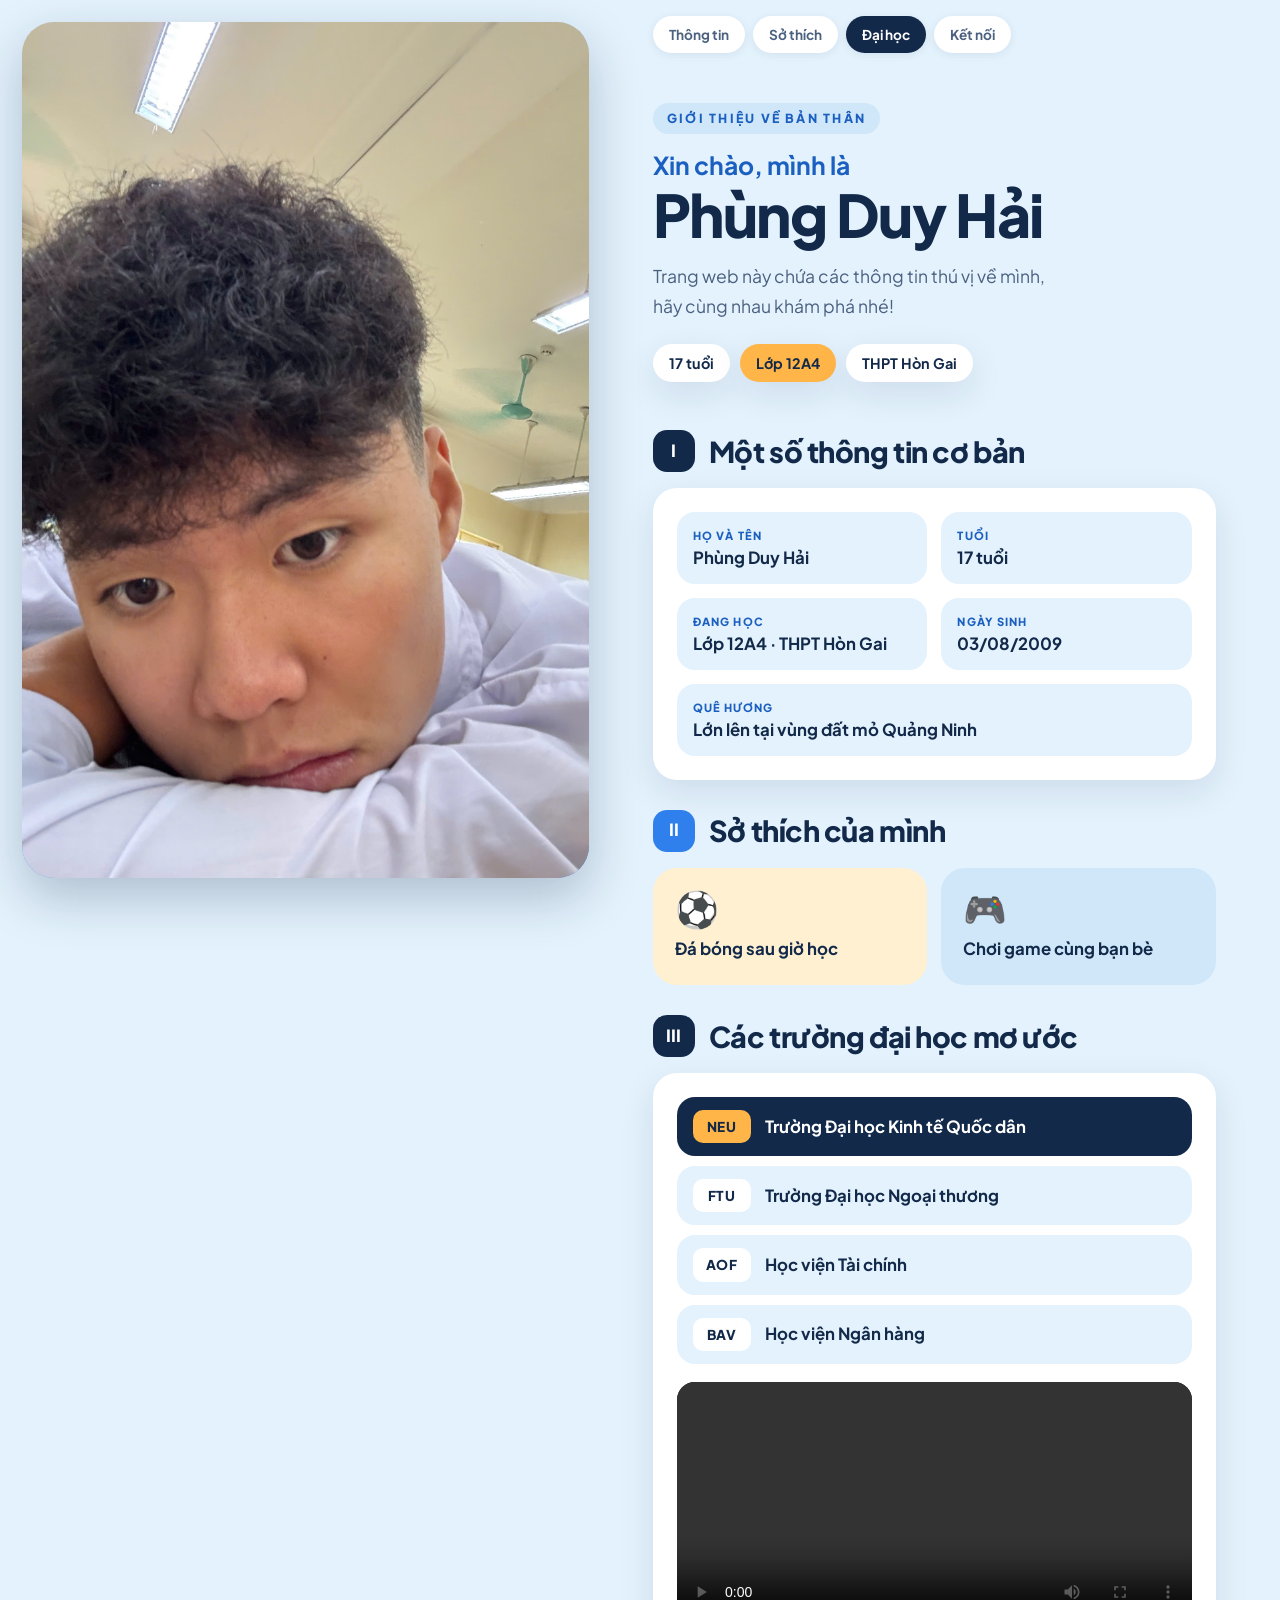
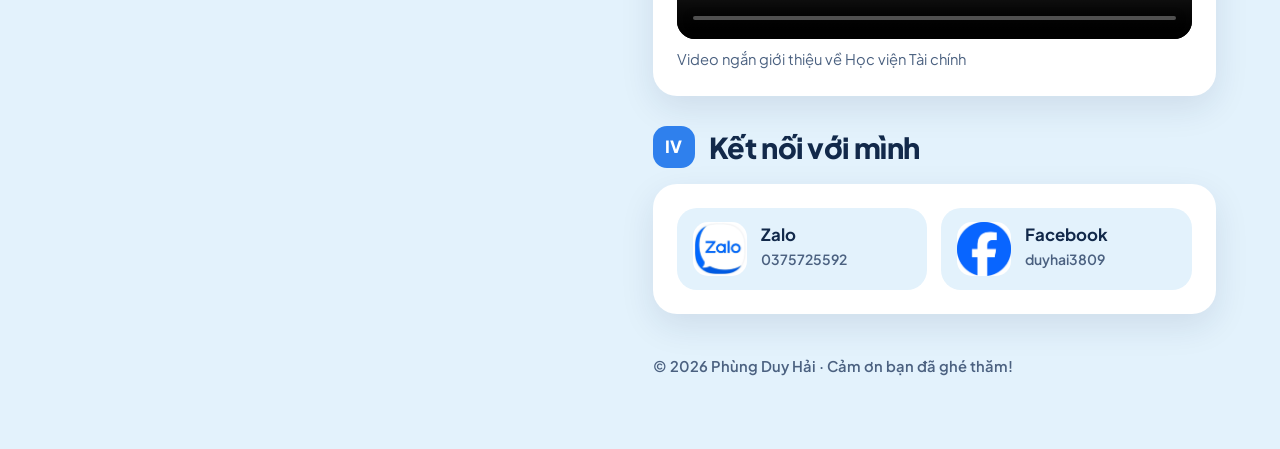
<file: index.html>
<!DOCTYPE html>
<html lang="vi">
<head>
  <meta charset="UTF-8">
  <meta name="viewport" content="width=device-width, initial-scale=1.0">
  <meta name="theme-color" content="#e3f2fc">
  <meta name="description" content="Trang giới thiệu bản thân của Phùng Duy Hải - học sinh lớp 12A4 Trường THPT Hòn Gai.">
  <title>Phùng Duy Hải 12A4</title>
  <script>document.documentElement.classList.add('js');</script>
  <link rel="preconnect" href="https://fonts.googleapis.com">
  <link rel="preconnect" href="https://fonts.gstatic.com" crossorigin>
  <link href="https://fonts.googleapis.com/css2?family=Plus+Jakarta+Sans:wght@500;600;700;800&display=swap" rel="stylesheet">
  <link rel="stylesheet" href="style.css?v=2">
</head>
<body>

  <div class="split">

    <!-- NỬA TRÁI: ẢNH (không có gì đè lên) -->
    <aside class="photo-pane">
      <div class="photo-pane__frame">
        <img src="hai.jpg" alt="Ảnh Phùng Duy Hải">
      </div>
    </aside>

    <!-- NỬA PHẢI: NỘI DUNG -->
    <main class="pane">

      <nav class="quicknav" aria-label="Các phần của trang">
        <a href="#thong-tin">Thông tin</a>
        <a href="#so-thich">Sở thích</a>
        <a href="#dai-hoc">Đại học</a>
        <a href="#ket-noi">Kết nối</a>
      </nav>

      <header class="intro reveal">
        <span class="eyebrow">Giới thiệu về bản thân</span>
        <h1><span class="hi">Xin chào, mình là</span>Phùng Duy Hải</h1>
        <p><span>Trang web này chứa các thông tin thú vị về mình,</span> <span>hãy cùng nhau khám phá nhé!</span></p>
        <div class="chips">
          <span class="chip">17 tuổi</span>
          <span class="chip">Lớp 12A4</span>
          <span class="chip">THPT Hòn Gai</span>
        </div>
      </header>

      <section class="block reveal" id="thong-tin">
        <div class="block__head"><div class="num">I</div><h2>Một số thông tin cơ bản</h2></div>
        <div class="card">
          <div class="facts">
            <div class="fact"><small>Họ và tên</small><strong>Phùng Duy Hải</strong></div>
            <div class="fact"><small>Tuổi</small><strong>17 tuổi</strong></div>
            <div class="fact"><small>Đang học</small><strong>Lớp 12A4 · THPT Hòn Gai</strong></div>
            <div class="fact"><small>Ngày sinh</small><strong>03/08/2009</strong></div>
            <div class="fact fact--wide"><small>Quê hương</small><strong>Lớn lên tại vùng đất mỏ Quảng Ninh</strong></div>
          </div>
        </div>
      </section>

      <section class="block reveal" id="so-thich">
        <div class="block__head"><div class="num">II</div><h2>Sở thích của mình</h2></div>
        <div class="hobbies">
          <div class="hobby"><span>⚽</span>Đá bóng sau giờ học</div>
          <div class="hobby"><span>🎮</span>Chơi game cùng bạn bè</div>
        </div>
      </section>

      <section class="block reveal" id="dai-hoc">
        <div class="block__head"><div class="num">III</div><h2>Các trường đại học mơ ước</h2></div>
        <div class="card">
          <ol class="unis">
            <li><span class="code">NEU</span>Trường Đại học Kinh tế Quốc dân</li>
            <li><span class="code">FTU</span>Trường Đại học Ngoại thương</li>
            <li><span class="code">AOF</span>Học viện Tài chính</li>
            <li><span class="code">BAV</span>Học viện Ngân hàng</li>
          </ol>
          <figure>
            <video controls preload="metadata" src="hai.mp4">Trình duyệt của bạn không hỗ trợ video.</video>
            <figcaption>Video ngắn giới thiệu về Học viện Tài chính</figcaption>
          </figure>
        </div>
      </section>

      <section class="block reveal" id="ket-noi">
        <div class="block__head"><div class="num">IV</div><h2>Kết nối với mình</h2></div>
        <div class="card">
          <div class="links">
            <a class="link" href="https://zalo.me/0375725592" target="_blank" rel="noopener">
              <img src="zalo.jpg" alt="Zalo"><span><b>Zalo</b><small>0375725592</small></span>
            </a>
            <a class="link" href="https://www.facebook.com/duyhai3809" target="_blank" rel="noopener">
              <img src="fb.png" alt="Facebook"><span><b>Facebook</b><small>duyhai3809</small></span>
            </a>
          </div>
        </div>
      </section>

      <footer>© 2026 Phùng Duy Hải · Cảm ơn bạn đã ghé thăm!</footer>
    </main>
  </div>

  <script>
    (function () {
      var els = document.querySelectorAll('.reveal');
      var links = document.querySelectorAll('.quicknav a');
      if (!('IntersectionObserver' in window)) { els.forEach(function (e) { e.classList.add('in'); }); return; }
      var io = new IntersectionObserver(function (entries) {
        entries.forEach(function (en) {
          if (en.isIntersecting) { en.target.classList.add('in'); io.unobserve(en.target); }
        });
      }, { threshold: 0.12 });
      els.forEach(function (e) { io.observe(e); });

      var secs = ['thong-tin', 'so-thich', 'dai-hoc', 'ket-noi'].map(function (id) { return document.getElementById(id); });
      var so = new IntersectionObserver(function (entries) {
        entries.forEach(function (en) {
          if (en.isIntersecting) {
            links.forEach(function (a) { a.classList.toggle('on', a.getAttribute('href') === '#' + en.target.id); });
          }
        });
      }, { rootMargin: '-30% 0px -55% 0px' });
      secs.forEach(function (s) { if (s) so.observe(s); });
    })();
  </script>
</body>
</html>
</file>
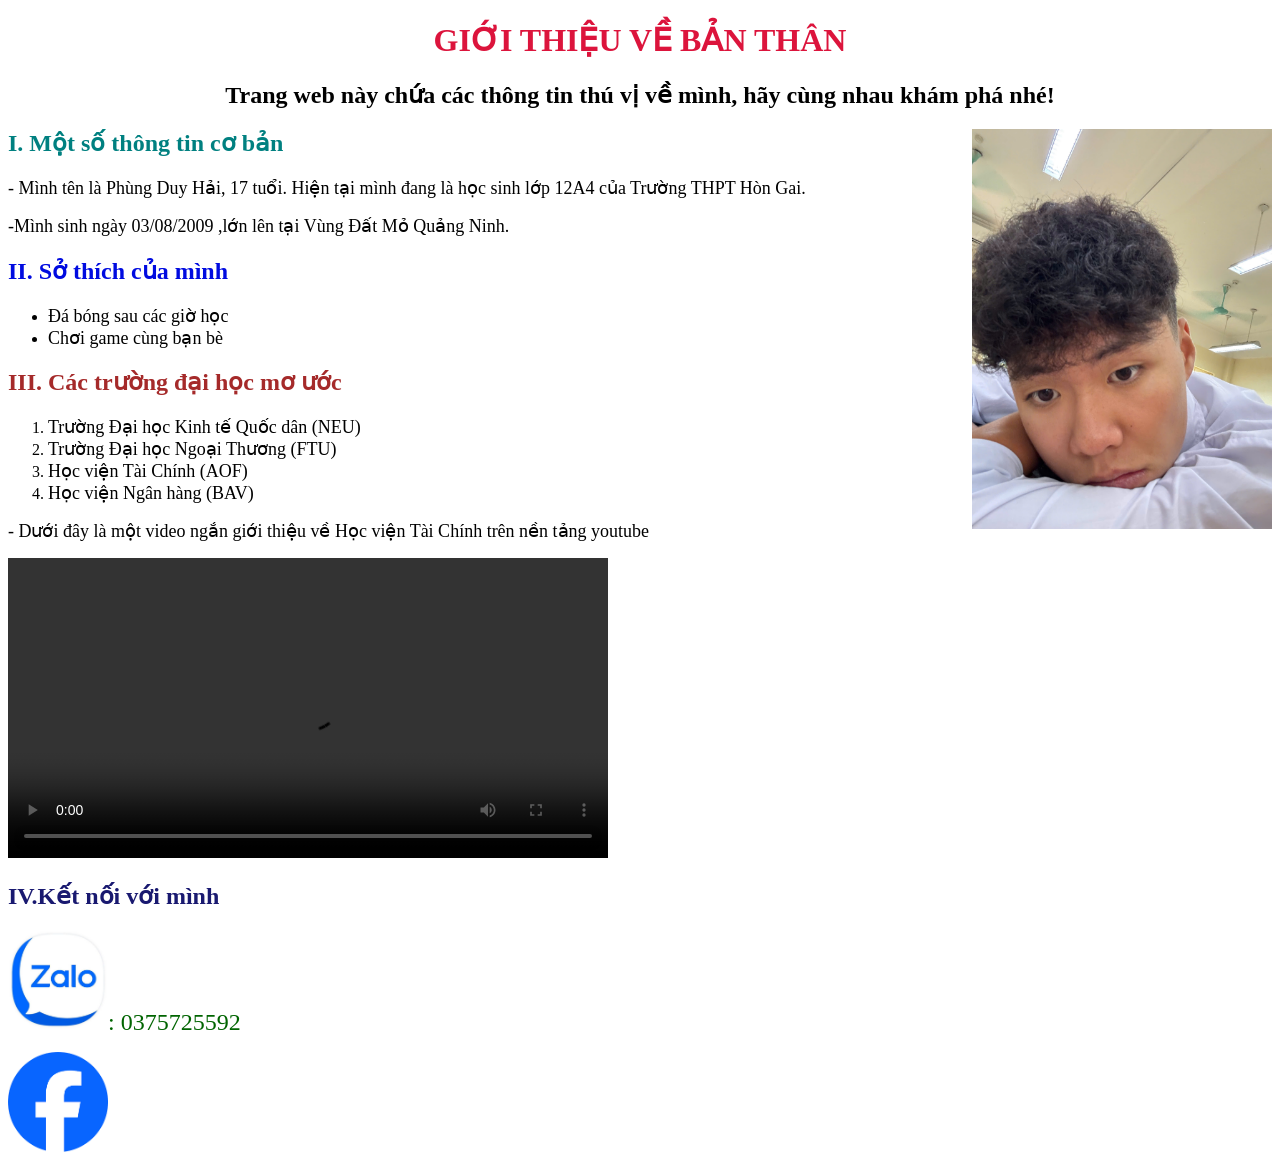
<file: main.html>
<!DOCTYPE html>
<html lang="vi">
<head>
    <meta charset="UTF-8">
    <meta name="viewport" content="width=device-width, initial-scale=1.0">
    <title>Phùng Duy Hải 12A4</title>
</head>
<body>
    <h1 align="center"><font color="crimson" face="Verdana">GIỚI THIỆU VỀ BẢN THÂN</font></h1>
    <h2 align="center"><font color="" face="Tahoma">Trang web này chứa các thông tin thú vị về mình, hãy cùng nhau khám phá nhé!</font></h2>
    <h2><font color="Teal" face="Tahoma">I. Một số thông tin cơ bản</font><img width="300" align="right" src="hai.jpg"></h2>
    <p><font size="4" color="" face="Tahoma">- Mình tên là Phùng Duy Hải, 17 tuổi. Hiện tại mình đang là học sinh lớp 12A4 của Trường THPT Hòn Gai. </font> </p>
    <p><font size="4" color="" face="Tahoma">-Mình sinh ngày 03/08/2009
,lớn lên tại Vùng Đất Mỏ Quảng Ninh.</font></p>
    <h2><font color="Royal Blue" face="Tahoma">II. Sở thích của mình</font></h2>
    <ul style="list-style-type: disc;">
        <li><font size="4" color="" face="Tahoma">Đá bóng sau các giờ học</font></li>
        <li><font size="4" color="" face="Tahoma">Chơi game cùng bạn bè</font></li>
    </ul>
    <h2><font color="Brown" face="Tahoma">III. Các trường đại học mơ ước</font></h2>
    <ol type="1">
        <li><font size="4" color="" face="Tahoma">Trường Đại học Kinh tế Quốc dân (NEU)</font></li>
        <li><font size="4" color="" face="Tahoma">Trường Đại học Ngoại Thương (FTU)</font></li>
        <li><font size="4" color="" face="Tahoma">Học viện Tài Chính (AOF)</font></li>
        <li><font size="4" color="" face="Tahoma">Học viện Ngân hàng (BAV)</font></li>
    </ol>
    <p><font size="4" color="" face="Tahoma">- Dưới đây là một video ngắn giới thiệu về Học viện Tài Chính trên nền tảng youtube</font></p>
    <video width="600" controls>
            <source src="hai.mp4"
                    type="video/mp4">
    </video>
    <h2><font color="#191970"face="Tahoma">IV.Kết nối với mình</font></h2>
    <p><img width="100" src="zalo.jpg" width="150"><font size="5" color="#006400" face="Tahoma">: 0375725592</font></p>
    <a href="https://www.facebook.com/duyhai3809" target="_blank">
    <img width="100" src="fb.png" width="150">
</a>
</body>
</html>
</file>
<file: style.css>
/* Giao diện "chia đôi màn hình": trời xanh nhạt - xanh navy - vàng nắng.
   Nửa trái: ảnh đại diện lớn, rõ, không có lớp nào đè lên (cố định khi cuộn).
   Nửa phải: nội dung cuộn, thanh liên kết nhanh ở trên cùng. */
:root {
  --sky: #e3f2fc;
  --sky-2: #cfe7f8;
  --navy: #12294a;
  --navy-soft: #4b6180;
  --ocean: #2f80ed;
  --ocean-dark: #1b5fc0;
  --sun: #ffb547;
  --sun-light: #fff0d2;
  --white: #ffffff;
  --radius: 24px;
  --shadow: 0 12px 34px rgba(18, 41, 74, .10);
}

* { box-sizing: border-box; margin: 0; padding: 0; }
html { scroll-behavior: smooth; }

body {
  font-family: "Plus Jakarta Sans", system-ui, -apple-system, "Segoe UI", Roboto, sans-serif;
  font-size: 1.05rem; line-height: 1.7; color: var(--navy); background: var(--sky);
}
a { color: inherit; text-decoration: none; }
:focus-visible { outline: 3px solid var(--sun); outline-offset: 3px; border-radius: 8px; }

/* ---------- Khung chia đôi ---------- */
.split { display: grid; grid-template-columns: minmax(0, 46fr) minmax(0, 54fr); min-height: 100vh; }

/* Nửa trái: ảnh */
.photo-pane { position: sticky; top: 0; height: 100vh; padding: 22px 0 22px 22px; }
.photo-pane__frame {
  width: 100%; height: 100%; border-radius: 32px; overflow: hidden; position: relative;
  background: linear-gradient(160deg, var(--sky-2), var(--ocean));
  box-shadow: 0 20px 50px rgba(18, 41, 74, .25);
}
.photo-pane__frame img { width: 100%; height: 100%; object-fit: cover; object-position: center 20%; display: block; }

/* Nửa phải: nội dung */
.pane { padding: 0 clamp(22px, 5vw, 76px) 70px; min-width: 0; }

.quicknav {
  position: sticky; top: 0; z-index: 5; display: flex; gap: 8px; flex-wrap: wrap;
  padding: 16px 0; margin-bottom: 8px;
  background: linear-gradient(to bottom, var(--sky) 70%, rgba(227, 242, 252, 0));
}
.quicknav a {
  font-weight: 700; font-size: .85rem; padding: 7px 16px; border-radius: 999px;
  background: var(--white); color: var(--navy-soft); box-shadow: 0 2px 8px rgba(18, 41, 74, .08); transition: .2s;
}
.quicknav a:hover, .quicknav a.on { background: var(--navy); color: #fff; }

/* Phần giới thiệu */
.intro { padding: 26px 0 18px; }
.eyebrow {
  display: inline-block; font-weight: 800; font-size: .78rem; letter-spacing: .18em; text-transform: uppercase;
  color: var(--ocean-dark); background: var(--sky-2); padding: 5px 14px; border-radius: 999px; margin-bottom: 18px;
}
.intro h1 {
  font-weight: 800; letter-spacing: -.025em; line-height: 1.05; white-space: nowrap;
  font-size: clamp(2rem, 4.6vw, 3.7rem); margin-bottom: 16px;
}
.intro h1 .hi { display: block; font-size: .42em; font-weight: 700; letter-spacing: 0; color: var(--ocean-dark); margin-bottom: 6px; }
.intro p { color: var(--navy-soft); font-size: 1.1rem; text-wrap: balance; }
.intro p span { display: block; text-wrap: balance; }
.chips { display: flex; flex-wrap: wrap; gap: 10px; margin-top: 22px; }
.chip { font-weight: 700; font-size: .9rem; padding: 7px 16px; border-radius: 999px; background: var(--white); box-shadow: var(--shadow); }
.chip:nth-child(2) { background: var(--sun); }

/* Khối nội dung */
.block { margin-top: 30px; scroll-margin-top: 70px; }
.block__head { display: flex; align-items: center; gap: 14px; margin-bottom: 16px; }
.num {
  width: 42px; height: 42px; border-radius: 14px; flex: none; display: grid; place-items: center;
  font-weight: 800; background: var(--navy); color: #fff;
}
.block:nth-of-type(even) .num { background: var(--ocean); }
.block h2 { font-size: clamp(1.35rem, 2.6vw, 1.8rem); font-weight: 800; letter-spacing: -.015em; line-height: 1.2; }

.card { background: var(--white); border-radius: var(--radius); padding: 24px; box-shadow: var(--shadow); }

/* Thông tin */
.facts { display: grid; grid-template-columns: 1fr 1fr; gap: 14px; }
.fact { background: var(--sky); border-radius: 18px; padding: 14px 16px; }
.fact small { display: block; font-weight: 800; letter-spacing: .1em; text-transform: uppercase; font-size: .7rem; color: var(--ocean-dark); }
.fact strong { font-size: 1.05rem; line-height: 1.35; display: block; margin-top: 2px; }
.fact--wide { grid-column: 1 / -1; }

/* Sở thích */
.hobbies { display: grid; grid-template-columns: 1fr 1fr; gap: 14px; }
.hobby { border-radius: var(--radius); padding: 22px; font-weight: 700; display: flex; flex-direction: column; gap: 10px; transition: transform .25s; }
.hobby:hover { transform: translateY(-4px); }
.hobby span { font-size: 2.2rem; line-height: 1; }
.hobby:nth-child(1) { background: var(--sun-light); }
.hobby:nth-child(2) { background: var(--sky-2); }

/* Đại học */
.unis { list-style: none; display: grid; gap: 10px; }
.unis li {
  display: flex; align-items: center; gap: 14px; padding: 13px 16px; border-radius: 18px;
  background: var(--sky); font-weight: 700; transition: transform .25s;
}
.unis li:hover { transform: translateX(6px); }
.unis li:first-child { background: var(--navy); color: #fff; }
.unis .code { flex: none; min-width: 58px; text-align: center; font-weight: 800; font-size: .85rem; letter-spacing: .06em; padding: 5px 10px; border-radius: 10px; background: var(--white); color: var(--navy); }
.unis li:first-child .code { background: var(--sun); }
figure { margin-top: 18px; }
figure video { width: 100%; max-height: 420px; display: block; border-radius: 18px; background: #000; }
figcaption { margin-top: 8px; color: var(--navy-soft); font-size: .92rem; }

/* Kết nối */
.links { display: grid; grid-template-columns: 1fr 1fr; gap: 14px; }
.link { display: flex; align-items: center; gap: 14px; padding: 14px 16px; border-radius: 20px; background: var(--sky); transition: .25s; }
.link:hover { background: var(--ocean); color: #fff; transform: translateY(-3px); }
.link img { width: 54px; height: 54px; border-radius: 15px; object-fit: cover; background: #fff; flex: none; }
.link b { display: block; line-height: 1.2; }
.link small { color: var(--navy-soft); font-weight: 600; }
.link:hover small { color: #e8f1ff; }

footer { margin-top: 40px; color: var(--navy-soft); font-size: .92rem; font-weight: 600; }

/* ---------- Hiệu ứng xuất hiện (chỉ nửa phải, không đụng tới ảnh) ---------- */
.js .reveal { opacity: 0; transform: translateY(18px); transition: opacity .6s ease, transform .6s ease; }
.js .reveal.in { opacity: 1; transform: none; }
@media (prefers-reduced-motion: reduce) {
  html { scroll-behavior: auto; }
  .js .reveal { opacity: 1; transform: none; transition: none; }
  .hobby, .unis li, .link { transition: none; }
}

/* ---------- Máy tính bảng / điện thoại ---------- */
@media (max-width: 900px) {
  .split { grid-template-columns: 1fr; }
  .photo-pane { position: static; height: auto; padding: 16px 16px 0; }
  .photo-pane__frame { height: auto; aspect-ratio: 4 / 4.4; max-height: 70vh; border-radius: 28px; }
  .quicknav { top: 0; }
}
@media (max-width: 560px) {
  .facts, .hobbies, .links { grid-template-columns: 1fr; }
  .card { padding: 20px; }
  .quicknav a { padding: 6px 12px; font-size: .8rem; }
}
</file>
